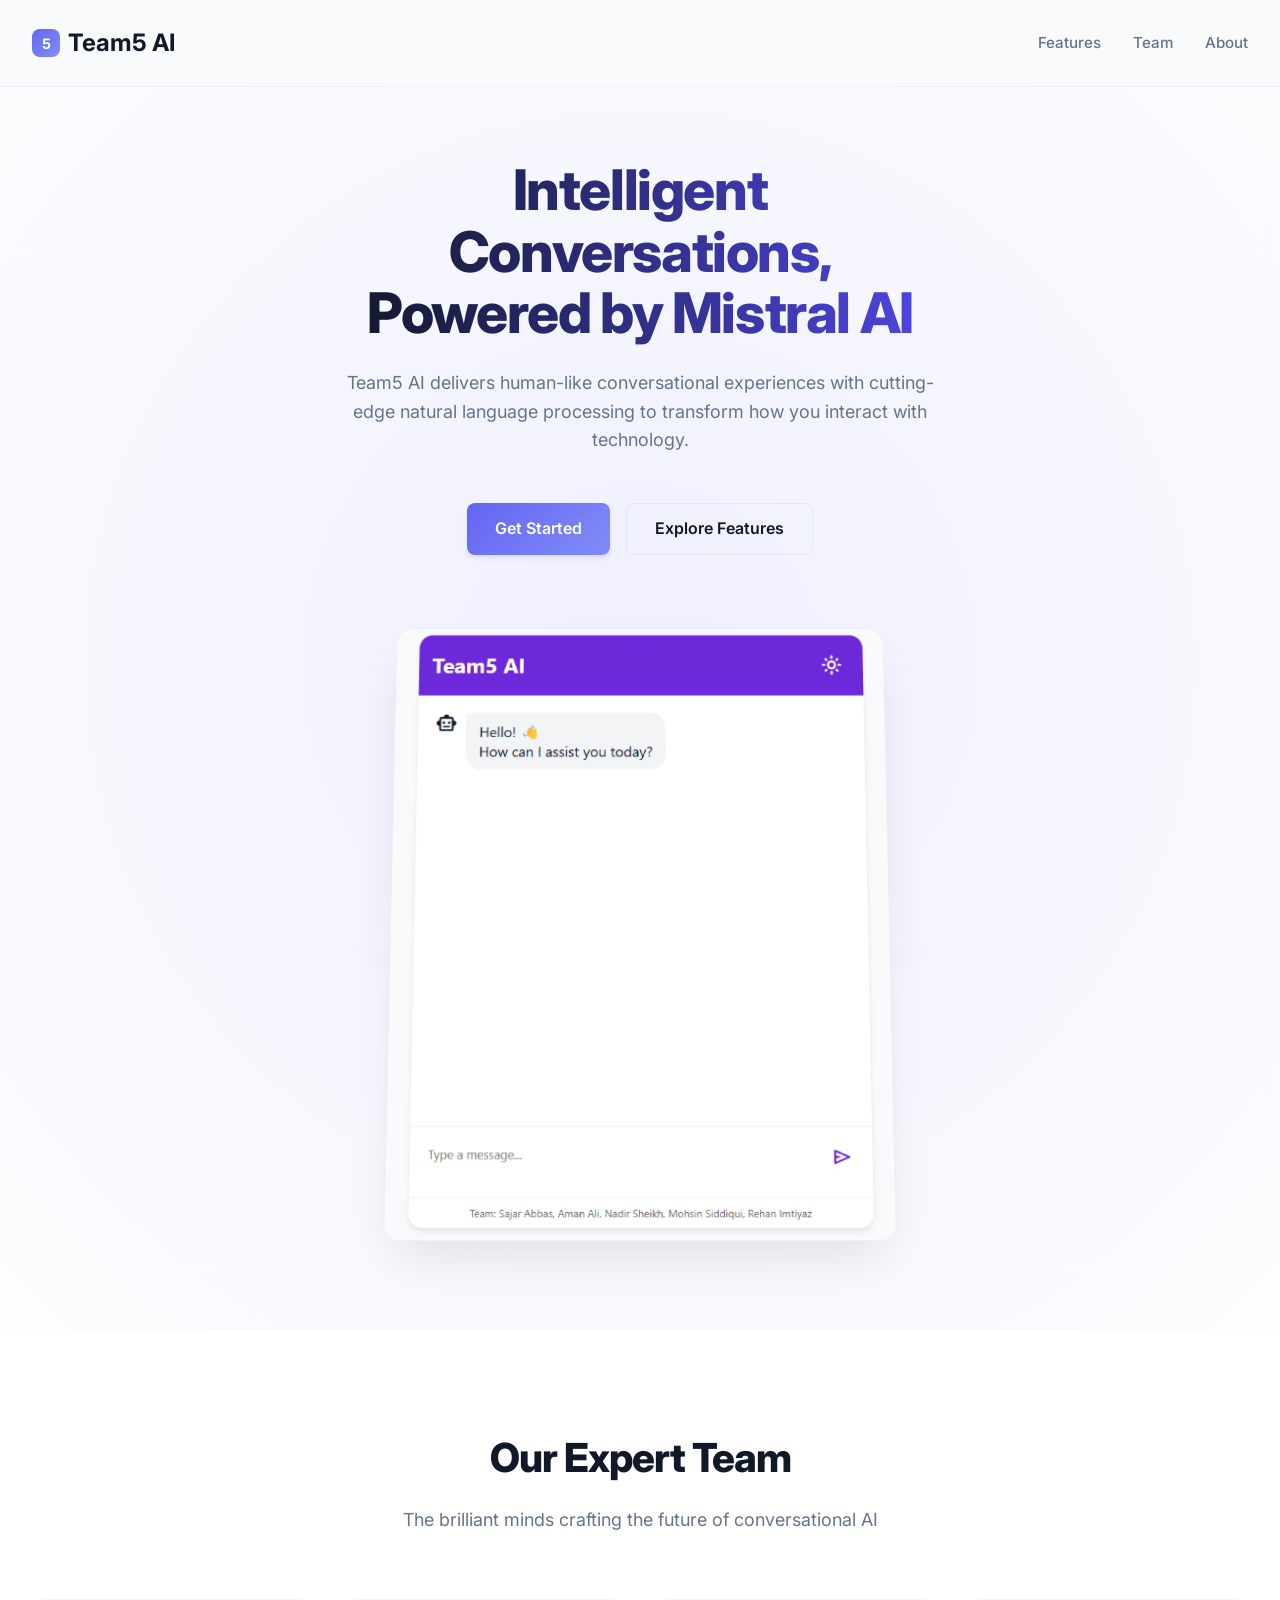
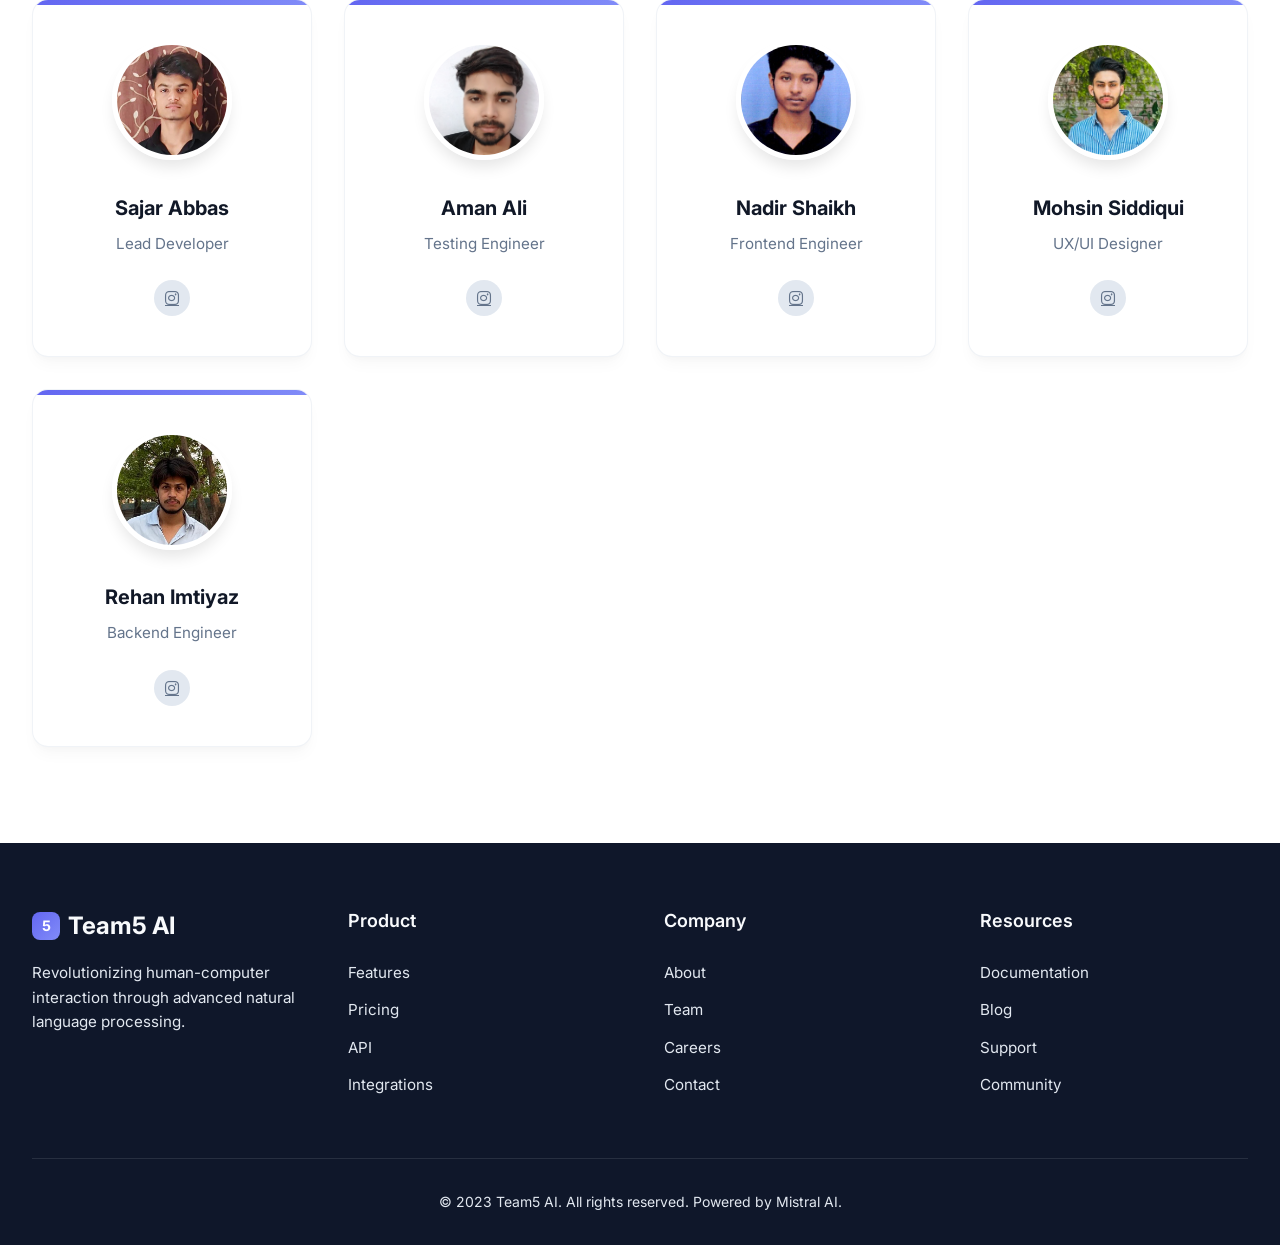
<file: index.html>
<!DOCTYPE html>
<html lang="en">
<head>
    <meta charset="UTF-8">
    <meta name="viewport" content="width=device-width, initial-scale=1.0">
    <title>Team5 AI | Next-Gen Chatbot</title>
    <link rel="stylesheet" href="https://cdnjs.cloudflare.com/ajax/libs/font-awesome/6.4.0/css/all.min.css">
    <link rel="preconnect" href="https://fonts.googleapis.com">
    <link rel="preconnect" href="https://fonts.gstatic.com" crossorigin>
    <link href="https://fonts.googleapis.com/css2?family=Inter:wght@300;400;500;600;700&display=swap" rel="stylesheet">
    <style>
        :root {
            --primary: #6366f1;
            --primary-dark: #4f46e5;
            --primary-light: #818cf8;
            --dark: #111827;
            --darker: #0f172a;
            --light: #f8fafc;
            --lighter: #ffffff;
            --gray: #64748b;
            --gray-light: #e2e8f0;
            --gradient: linear-gradient(135deg, var(--primary) 0%, var(--primary-light) 100%);
        }

        * {
            margin: 0;
            padding: 0;
            box-sizing: border-box;
            font-family: 'Inter', -apple-system, BlinkMacSystemFont, sans-serif;
        }

        body {
            background-color: var(--lighter);
            color: var(--dark);
            line-height: 1.6;
            -webkit-font-smoothing: antialiased;
        }

        .container {
            max-width: 1280px;
            margin: 0 auto;
            padding: 0 2rem;
        }

        section {
            padding: 6rem 0;
        }

        /* Header */
        header {
            background-color: rgba(248, 250, 252, 0.95);
            backdrop-filter: blur(10px);
            -webkit-backdrop-filter: blur(10px);
            position: fixed;
            width: 100%;
            z-index: 100;
            border-bottom: 1px solid rgba(226, 232, 240, 0.5);
        }

        nav {
            display: flex;
            justify-content: space-between;
            align-items: center;
            padding: 1.5rem 0;
        }

        .logo {
            font-size: 1.5rem;
            font-weight: 700;
            color: var(--dark);
            display: flex;
            align-items: center;
            gap: 0.5rem;
        }

        .logo span {
            color: var(--primary);
        }

        .logo-icon {
            width: 28px;
            height: 28px;
            background: var(--gradient);
            border-radius: 8px;
            display: flex;
            align-items: center;
            justify-content: center;
            color: white;
            font-weight: bold;
            font-size: 0.9rem;
        }

        .nav-links {
            display: flex;
            gap: 2rem;
        }

        .nav-links a {
            text-decoration: none;
            color: var(--gray);
            font-weight: 500;
            transition: all 0.3s cubic-bezier(0.4, 0, 0.2, 1);
            font-size: 0.95rem;
        }

        .nav-links a:hover {
            color: var(--primary);
        }

        .btn {
            display: inline-flex;
            align-items: center;
            justify-content: center;
            padding: 0.75rem 1.75rem;
            background: var(--gradient);
            color: white;
            border-radius: 0.5rem;
            text-decoration: none;
            font-weight: 600;
            transition: all 0.3s cubic-bezier(0.4, 0, 0.2, 1);
            border: none;
            cursor: pointer;
            box-shadow: 0 4px 6px -1px rgba(79, 70, 229, 0.1), 0 2px 4px -1px rgba(79, 70, 229, 0.06);
        }

        .btn:hover {
            background: linear-gradient(135deg, var(--primary-dark) 0%, var(--primary) 100%);
            transform: translateY(-2px);
            box-shadow: 0 10px 15px -3px rgba(79, 70, 229, 0.1), 0 4px 6px -2px rgba(79, 70, 229, 0.05);
        }

        .btn-outline {
            background: transparent;
            border: 1px solid var(--gray-light);
            color: var(--dark);
            box-shadow: none;
        }

        .btn-outline:hover {
            background: rgba(248, 250, 252, 0.5);
            border-color: var(--primary-light);
            color: var(--primary-dark);
            transform: translateY(-2px);
        }

        /* Hero Section */
        .hero {
            padding: 10rem 0 6rem;
            position: relative;
            overflow: hidden;
        }

        .hero::before {
            content: '';
            position: absolute;
            top: -50%;
            left: -10%;
            width: 120%;
            height: 200%;
            background: radial-gradient(circle at 50% 50%, rgba(99, 102, 241, 0.1) 0%, rgba(99, 102, 241, 0) 70%);
            z-index: -1;
        }

        .hero-content {
            max-width: 600px;
            margin: 0 auto;
            text-align: center;
            position: relative;
            z-index: 2;
        }

        .hero h1 {
            font-size: 3.5rem;
            font-weight: 800;
            line-height: 1.1;
            margin-bottom: 1.5rem;
            background: linear-gradient(to right, var(--dark), var(--primary-dark));
            -webkit-background-clip: text;
            -webkit-text-fill-color: transparent;
            letter-spacing: -0.025em;
        }

        .hero p {
            font-size: 1.125rem;
            color: var(--gray);
            max-width: 600px;
            margin: 0 auto 3rem;
        }

        .hero-buttons {
            display: flex;
            justify-content: center;
            gap: 1rem;
            margin-bottom: 4rem;
        }

        .hero-image {
            max-width: 500px;
            margin: 0 auto;
            border-radius: 1rem;
            overflow: hidden;
            box-shadow: 0 25px 50px -12px rgba(0, 0, 0, 0.1);
            border: 1px solid rgba(226, 232, 240, 0.5);
            transform: perspective(1000px) rotateX(5deg);
            transition: transform 0.5s cubic-bezier(0.4, 0, 0.2, 1);
        }

        .hero-image:hover {
            transform: perspective(1000px) rotateX(0deg);
        }

        .hero-image img {
            width: 100%;
            height: auto;
            display: block;
        }

        /* Team Section */
        .team {
            background-color: var(--lighter);
            position: relative;
        }

        .team::before {
            content: '';
            position: absolute;
            bottom: 0;
            left: 0;
            width: 100%;
            height: 50%;
            background: linear-gradient(to bottom, rgba(248, 250, 252, 0) 0%, var(--lighter) 100%);
            z-index: -1;
        }

        .section-title {
            text-align: center;
            margin-bottom: 4rem;
        }

        .section-title h2 {
            font-size: 2.5rem;
            font-weight: 800;
            color: var(--dark);
            margin-bottom: 1rem;
            letter-spacing: -0.025em;
        }

        .section-title p {
            color: var(--gray);
            max-width: 600px;
            margin: 0 auto;
            font-size: 1.125rem;
        }

        .team-members {
            display: grid;
            grid-template-columns: repeat(auto-fit, minmax(240px, 1fr));
            gap: 2rem;
        }

        .team-member {
            background-color: var(--lighter);
            border-radius: 1rem;
            overflow: hidden;
            box-shadow: 0 10px 15px -3px rgba(0, 0, 0, 0.03), 0 4px 6px -2px rgba(0, 0, 0, 0.02);
            transition: all 0.3s cubic-bezier(0.4, 0, 0.2, 1);
            text-align: center;
            padding: 2.5rem 2rem;
            border: 1px solid rgba(226, 232, 240, 0.5);
            position: relative;
            overflow: hidden;
            z-index: 1;
        }

        .team-member::before {
            content: '';
            position: absolute;
            top: 0;
            left: 0;
            width: 100%;
            height: 5px;
            background: var(--gradient);
            z-index: 2;
        }

        .team-member:hover {
            transform: translateY(-0.5rem);
            box-shadow: 0 20px 25px -5px rgba(0, 0, 0, 0.05), 0 10px 10px -5px rgba(0, 0, 0, 0.02);
        }

        .team-member img {
            width: 120px;
            height: 120px;
            border-radius: 50%;
            object-fit: cover;
            margin: 0 auto 1.5rem;
            border: 5px solid white;
            box-shadow: 0 10px 15px -3px rgba(0, 0, 0, 0.1);
            transition: all 0.3s cubic-bezier(0.4, 0, 0.2, 1);
        }

        .team-member:hover img {
            transform: scale(1.05);
        }

        .team-member h3 {
            font-size: 1.25rem;
            font-weight: 700;
            margin-bottom: 0.5rem;
            color: var(--dark);
        }

        .team-member p {
            color: var(--gray);
            margin-bottom: 1.5rem;
            font-size: 0.95rem;
        }

        .social-links {
            display: flex;
            justify-content: center;
            gap: 1rem;
        }

        .social-links a {
            width: 36px;
            height: 36px;
            border-radius: 50%;
            background-color: var(--gray-light);
            color: var(--gray);
            display: flex;
            align-items: center;
            justify-content: center;
            transition: all 0.3s cubic-bezier(0.4, 0, 0.2, 1);
        }

        .social-links a:hover {
            background-color: var(--primary);
            color: white;
            transform: translateY(-2px);
        }

        /* Footer */
        footer {
            background-color: var(--darker);
            color: var(--light);
            padding: 4rem 0 2rem;
            position: relative;
        }

        .footer-content {
            display: grid;
            grid-template-columns: repeat(auto-fit, minmax(200px, 1fr));
            gap: 3rem;
            margin-bottom: 3rem;
        }

        .footer-logo {
            font-size: 1.5rem;
            font-weight: 700;
            color: var(--light);
            display: flex;
            align-items: center;
            gap: 0.5rem;
            margin-bottom: 1rem;
        }

        .footer-logo span {
            color: var(--primary-light);
        }

        .footer-about p {
            color: var(--gray-light);
            margin-bottom: 1.5rem;
            font-size: 0.95rem;
        }

        .footer-links h4 {
            font-size: 1.125rem;
            font-weight: 600;
            margin-bottom: 1.5rem;
            color: var(--light);
        }

        .footer-links ul {
            list-style: none;
        }

        .footer-links li {
            margin-bottom: 0.75rem;
        }

        .footer-links a {
            color: var(--gray-light);
            text-decoration: none;
            transition: color 0.3s;
            font-size: 0.95rem;
        }

        .footer-links a:hover {
            color: var(--primary-light);
        }

        .footer-bottom {
            border-top: 1px solid rgba(255, 255, 255, 0.1);
            padding-top: 2rem;
            text-align: center;
        }

        .footer-bottom p {
            color: var(--gray-light);
            font-size: 0.875rem;
        }

        /* Animations */
        @keyframes float {
            0%, 100% {
                transform: translateY(0);
            }
            50% {
                transform: translateY(-10px);
            }
        }

        .floating {
            animation: float 6s ease-in-out infinite;
        }

        /* Responsive */
        @media (max-width: 1024px) {
            .hero h1 {
                font-size: 3rem;
            }
        }

        @media (max-width: 768px) {
            section {
                padding: 4rem 0;
            }

            .hero {
                padding: 8rem 0 4rem;
            }

            .hero h1 {
                font-size: 2.5rem;
            }

            .hero p {
                font-size: 1rem;
            }

            .hero-buttons {
                flex-direction: column;
                align-items: center;
            }

            .section-title h2 {
                font-size: 2rem;
            }

            .nav-links {
                display: none;
            }
        }

        @media (max-width: 480px) {
            .container {
                padding: 0 1.5rem;
            }

            .hero h1 {
                font-size: 2rem;
            }

            .team-member {
                padding: 2rem 1.5rem;
            }
        }
    </style>
</head>
<body>
    <!-- Header -->
    <header>
        <div class="container">
            <nav>
                <div class="logo">
                    <div class="logo-icon">5</div>
                    Team5 AI
                </div>
                <div class="nav-links">
                    <a href="#features">Features</a>
                    <a href="#team">Team</a>
                    <a href="#about">About</a>
                </div>
                
            </nav>
        </div>
    </header>

    <!-- Hero Section -->
    <section class="hero">
        <div class="container">
            <div class="hero-content">
                <h1>Intelligent Conversations, Powered by Mistral AI</h1>
                <p>Team5 AI delivers human-like conversational experiences with cutting-edge natural language processing to transform how you interact with technology.</p>
                <div class="hero-buttons">
                    <a href="/chat.html" class="btn">Get Started</a>
                    <a href="#features" class="btn btn-outline">Explore Features</a>
                </div>
            </div>
            <div class="hero-image floating">
                <img src="/mistralAI.png" alt="AI Chatbot Interface">
            </div>
        </div>
    </section>

    <!-- Team Section -->
    <section class="team" id="team">
        <div class="container">
            <div class="section-title">
                <h2>Our Expert Team</h2>
                <p>The brilliant minds crafting the future of conversational AI</p>
            </div>
            <div class="team-members">
                <!-- Team Member 1 -->
                <div class="team-member">
                    <img src="/sajar.jpeg" alt="Sajar Abbas">
                    <h3>Sajar Abbas</h3>
                    <p>Lead Developer</p>
                    <div class="social-links">
                        <a href="#"><i class="fab fa-instagram"></i></a>
                    </div>
                </div>
                
                <!-- Team Member 2 -->
                <div class="team-member">
                    <img src="/aman.jpeg" alt="Aman Ali">
                    <h3>Aman Ali</h3>
                    <p>Testing Engineer</p>
                    <div class="social-links">
                        <a href="#"><i class="fab fa-instagram"></i></a>
                    </div>
                </div>
                
                <!-- Team Member 3 -->
                <div class="team-member">
                    <img src="/nadir.jpeg" alt="Nadir Shaikh">
                    <h3>Nadir Shaikh</h3>
                    <p>Frontend Engineer</p>
                    <div class="social-links">
                        <a href="#"><i class="fab fa-instagram"></i></a>
                    </div>
                </div>
                
                <!-- Team Member 4 -->
                <div class="team-member">
                    <img src="/mohsin.jpeg" alt="Mohsin Siddiqui">
                    <h3>Mohsin Siddiqui</h3>
                    <p>UX/UI Designer</p>
                    <div class="social-links">
                        <a href="#"><i class="fab fa-instagram"></i></a>
                    </div>
                </div>
                
                <!-- Team Member 5 -->
                <div class="team-member">
                    <img src="/rehan.jpeg" alt="Rehan Imtiyaz">
                    <h3>Rehan Imtiyaz</h3>
                    <p>Backend Engineer</p>
                    <div class="social-links">
                        <a href="#"><i class="fab fa-instagram"></i></a>
                    </div>
                </div>
            </div>
        </div>
    </section>

    <!-- Footer -->
    <footer>
        <div class="container">
            <div class="footer-content">
                <div class="footer-about">
                    <div class="footer-logo">
                        <div class="logo-icon">5</div>
                        Team5 AI
                    </div>
                    <p>Revolutionizing human-computer interaction through advanced natural language processing.</p>
                </div>
                <div class="footer-links">
                    <h4>Product</h4>
                    <ul>
                        <li><a href="#features">Features</a></li>
                        <li><a href="#">Pricing</a></li>
                        <li><a href="#">API</a></li>
                        <li><a href="#">Integrations</a></li>
                    </ul>
                </div>
                <div class="footer-links">
                    <h4>Company</h4>
                    <ul>
                        <li><a href="#about">About</a></li>
                        <li><a href="#team">Team</a></li>
                        <li><a href="#">Careers</a></li>
                        <li><a href="#">Contact</a></li>
                    </ul>
                </div>
                <div class="footer-links">
                    <h4>Resources</h4>
                    <ul>
                        <li><a href="#">Documentation</a></li>
                        <li><a href="#">Blog</a></li>
                        <li><a href="#">Support</a></li>
                        <li><a href="#">Community</a></li>
                    </ul>
                </div>
            </div>
            <div class="footer-bottom">
                <p>&copy; 2023 Team5 AI. All rights reserved. Powered by Mistral AI.</p>
            </div>
        </div>
    </footer>

    <script>
        // Smooth scrolling for anchor links
        document.querySelectorAll('a[href^="#"]').forEach(anchor => {
            anchor.addEventListener('click', function (e) {
                e.preventDefault();
                
                const targetId = this.getAttribute('href');
                if (targetId === '#') return;
                
                const targetElement = document.querySelector(targetId);
                if (targetElement) {
                    window.scrollTo({
                        top: targetElement.offsetTop - 100,
                        behavior: 'smooth'
                    });
                    
                    // Update URL without jumping
                    if (history.pushState) {
                        history.pushState(null, null, targetId);
                    } else {
                        location.hash = targetId;
                    }
                }
            });
        });

        // Clerk redirect handling
        document.addEventListener('DOMContentLoaded', function() {
            // Check if we're returning from Clerk auth
            const urlParams = new URLSearchParams(window.location.search);
            const redirectUrl = urlParams.get('redirect_url');
            
            if (redirectUrl && window.location.pathname === '/sign-in') {
                // In a real implementation, you would verify the auth state first
                window.location.href = redirectUrl;
            }
        });

        // Add scroll animation to team members
        const teamMembers = document.querySelectorAll('.team-member');
        
        const observer = new IntersectionObserver((entries) => {
            entries.forEach(entry => {
                if (entry.isIntersecting) {
                    entry.target.style.opacity = '1';
                    entry.target.style.transform = 'translateY(0)';
                }
            });
        }, { threshold: 0.1 });

        teamMembers.forEach((member, index) => {
            member.style.opacity = '0';
            member.style.transform = 'translateY(20px)';
            member.style.transition = `all 0.5s cubic-bezier(0.4, 0, 0.2, 1) ${index * 0.1}s`;
            observer.observe(member);
        });
    </script>
</body>
</html>
</file>
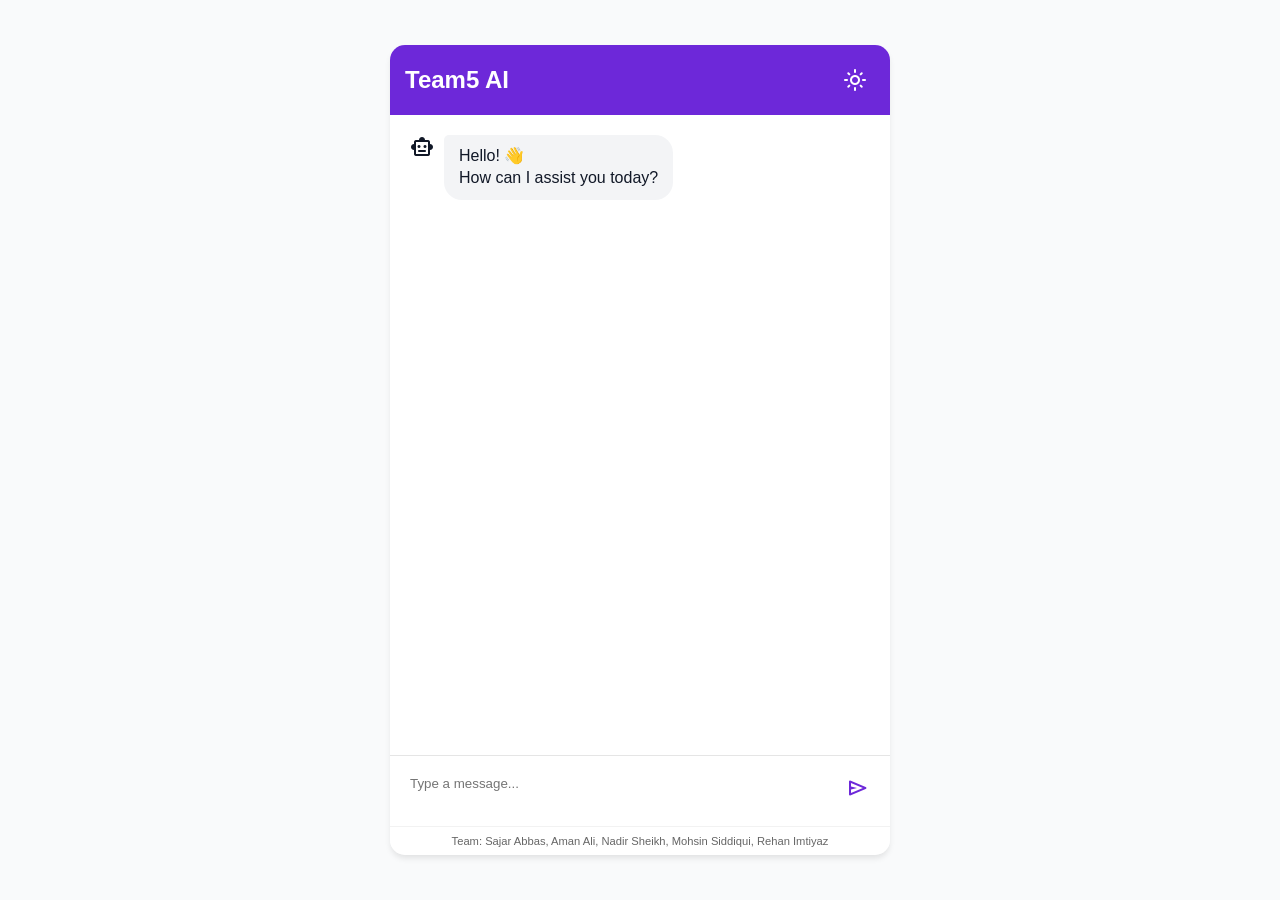
<file: chat.html>
<!DOCTYPE html>
<html lang="en">
<head>
  <meta charset="UTF-8">
  <meta name="viewport" content="width=device-width, initial-scale=1.0">
  <title>Team5 AI Chatbot</title>
  <link rel="stylesheet" href="style.css">
  <script src="script.js" defer></script>
  <link rel="stylesheet" href="https://fonts.googleapis.com/css2?family=Material+Symbols+Rounded:opsz,wght,FILL,GRAD@20..48,100..700,0..1,-50..200">
</head>
<body>
  <div class="chatbot-container">
    <div class="chatbot">
      <header>
        <h2>Team5 AI</h2>
        <button class="theme-toggle">
          <span class="material-symbols-rounded">light_mode</span>
          <span class="material-symbols-rounded">dark_mode</span>
        </button>
      </header>
      <ul class="chatbox">
        <li class="chat incoming">
          <span class="material-symbols-rounded">smart_toy</span>
          <p>Hello! 👋<br>How can I assist you today?</p>
        </li>
      </ul>
      <div class="chat-input">
        <textarea placeholder="Type a message..." spellcheck="false" required></textarea>
        <span id="send-btn" class="material-symbols-rounded">send</span>
      </div>
      <div class="team-credits">
        <span>Team: Sajar Abbas, Aman Ali, Nadir Sheikh, Mohsin Siddiqui, Rehan Imtiyaz</span>
      </div>
    </div>
  </div>
</body>
</html>
</file>
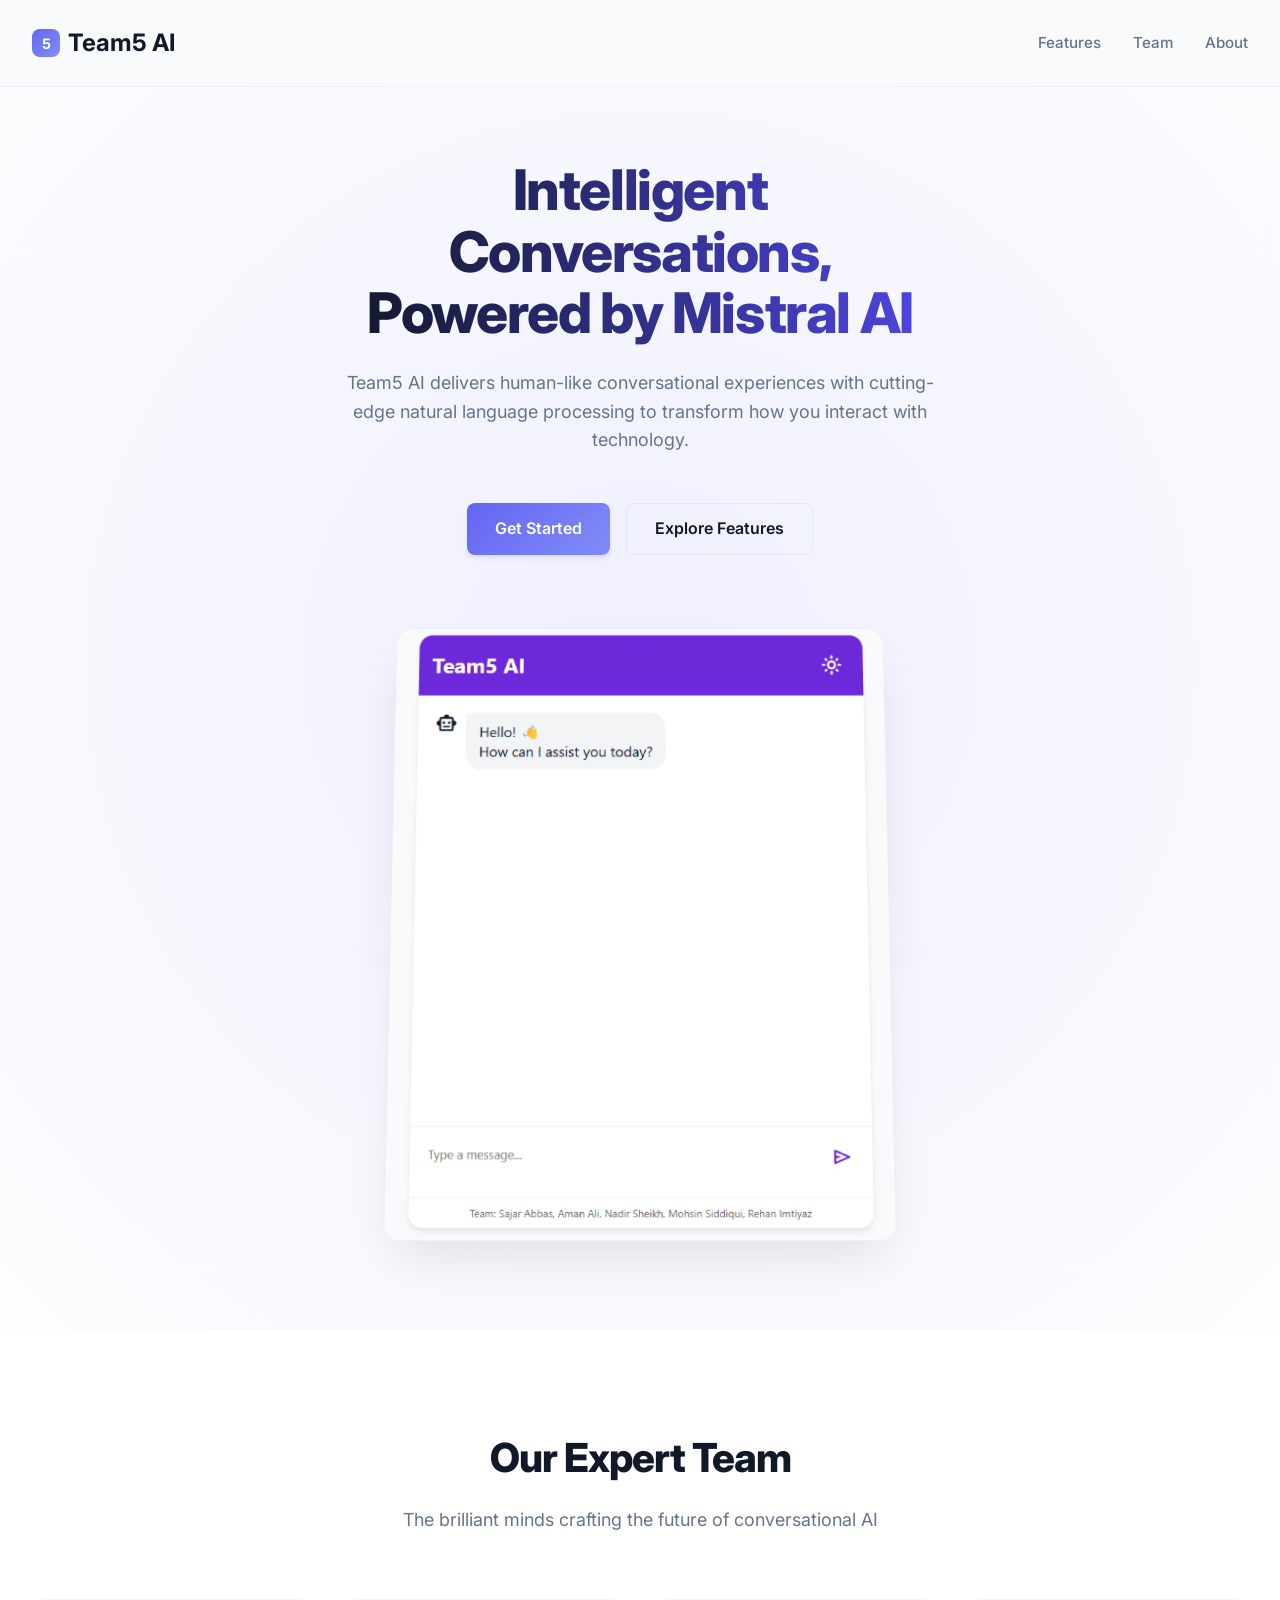
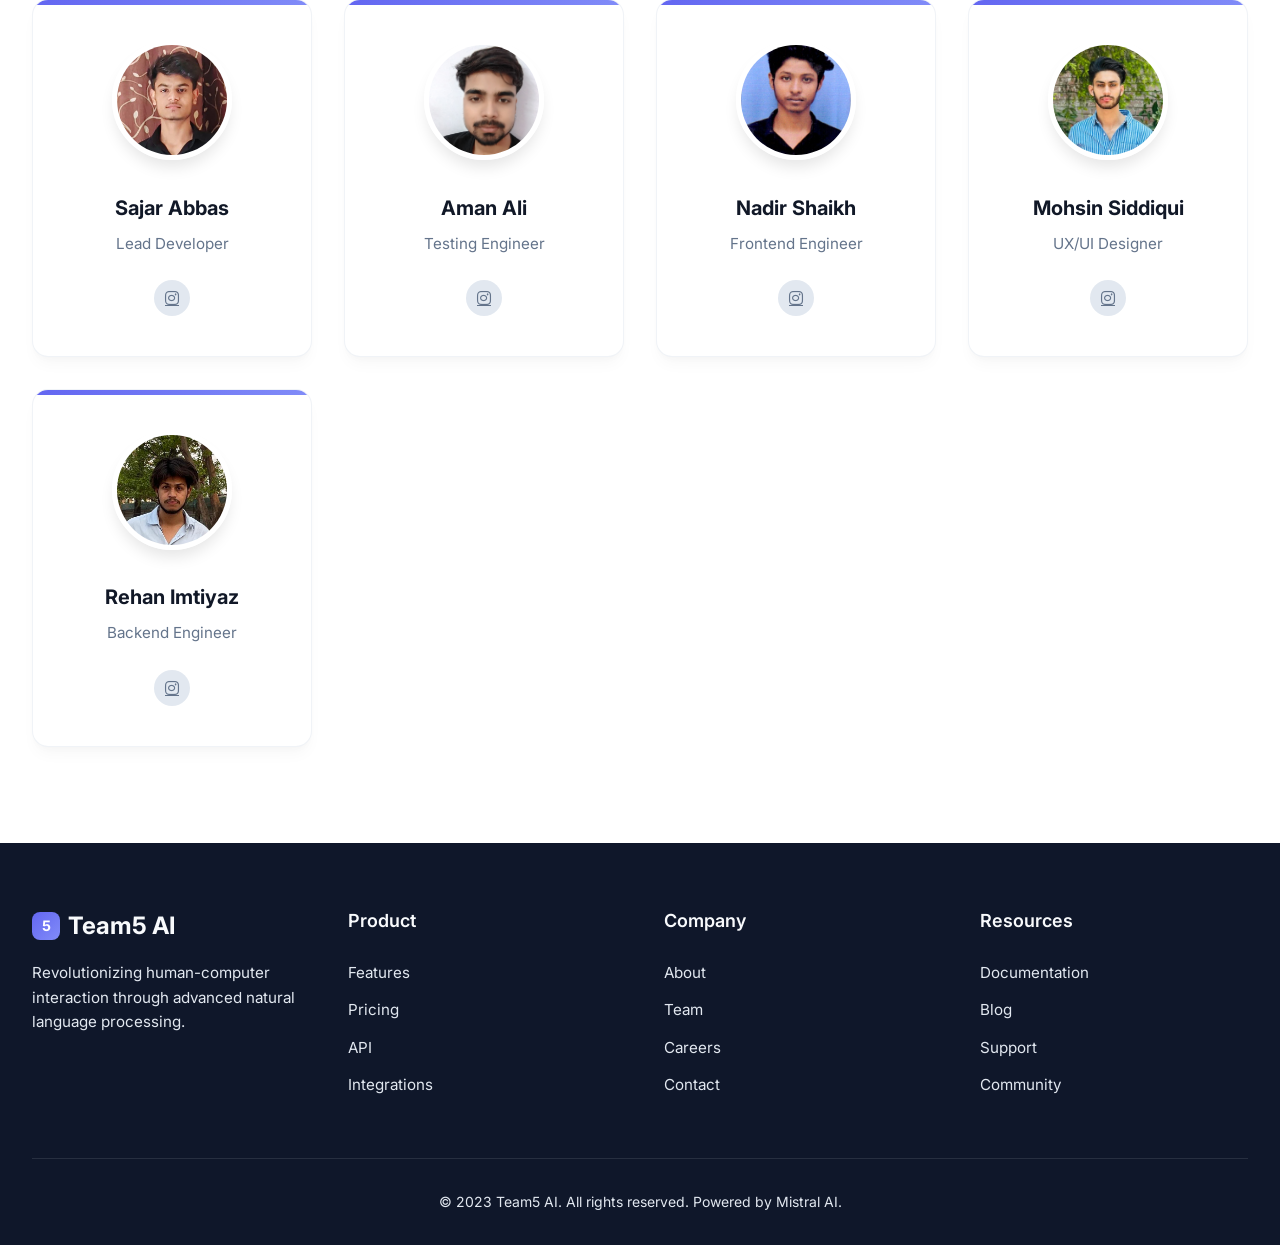
<file: landingpage.html>
<!DOCTYPE html>
<html lang="en">
<head>
    <meta charset="UTF-8">
    <meta name="viewport" content="width=device-width, initial-scale=1.0">
    <title>Team5 AI | Next-Gen Chatbot</title>
    <link rel="stylesheet" href="https://cdnjs.cloudflare.com/ajax/libs/font-awesome/6.4.0/css/all.min.css">
    <link rel="preconnect" href="https://fonts.googleapis.com">
    <link rel="preconnect" href="https://fonts.gstatic.com" crossorigin>
    <link href="https://fonts.googleapis.com/css2?family=Inter:wght@300;400;500;600;700&display=swap" rel="stylesheet">
    <style>
        :root {
            --primary: #6366f1;
            --primary-dark: #4f46e5;
            --primary-light: #818cf8;
            --dark: #111827;
            --darker: #0f172a;
            --light: #f8fafc;
            --lighter: #ffffff;
            --gray: #64748b;
            --gray-light: #e2e8f0;
            --gradient: linear-gradient(135deg, var(--primary) 0%, var(--primary-light) 100%);
        }

        * {
            margin: 0;
            padding: 0;
            box-sizing: border-box;
            font-family: 'Inter', -apple-system, BlinkMacSystemFont, sans-serif;
        }

        body {
            background-color: var(--lighter);
            color: var(--dark);
            line-height: 1.6;
            -webkit-font-smoothing: antialiased;
        }

        .container {
            max-width: 1280px;
            margin: 0 auto;
            padding: 0 2rem;
        }

        section {
            padding: 6rem 0;
        }

        /* Header */
        header {
            background-color: rgba(248, 250, 252, 0.95);
            backdrop-filter: blur(10px);
            -webkit-backdrop-filter: blur(10px);
            position: fixed;
            width: 100%;
            z-index: 100;
            border-bottom: 1px solid rgba(226, 232, 240, 0.5);
        }

        nav {
            display: flex;
            justify-content: space-between;
            align-items: center;
            padding: 1.5rem 0;
        }

        .logo {
            font-size: 1.5rem;
            font-weight: 700;
            color: var(--dark);
            display: flex;
            align-items: center;
            gap: 0.5rem;
        }

        .logo span {
            color: var(--primary);
        }

        .logo-icon {
            width: 28px;
            height: 28px;
            background: var(--gradient);
            border-radius: 8px;
            display: flex;
            align-items: center;
            justify-content: center;
            color: white;
            font-weight: bold;
            font-size: 0.9rem;
        }

        .nav-links {
            display: flex;
            gap: 2rem;
        }

        .nav-links a {
            text-decoration: none;
            color: var(--gray);
            font-weight: 500;
            transition: all 0.3s cubic-bezier(0.4, 0, 0.2, 1);
            font-size: 0.95rem;
        }

        .nav-links a:hover {
            color: var(--primary);
        }

        .btn {
            display: inline-flex;
            align-items: center;
            justify-content: center;
            padding: 0.75rem 1.75rem;
            background: var(--gradient);
            color: white;
            border-radius: 0.5rem;
            text-decoration: none;
            font-weight: 600;
            transition: all 0.3s cubic-bezier(0.4, 0, 0.2, 1);
            border: none;
            cursor: pointer;
            box-shadow: 0 4px 6px -1px rgba(79, 70, 229, 0.1), 0 2px 4px -1px rgba(79, 70, 229, 0.06);
        }

        .btn:hover {
            background: linear-gradient(135deg, var(--primary-dark) 0%, var(--primary) 100%);
            transform: translateY(-2px);
            box-shadow: 0 10px 15px -3px rgba(79, 70, 229, 0.1), 0 4px 6px -2px rgba(79, 70, 229, 0.05);
        }

        .btn-outline {
            background: transparent;
            border: 1px solid var(--gray-light);
            color: var(--dark);
            box-shadow: none;
        }

        .btn-outline:hover {
            background: rgba(248, 250, 252, 0.5);
            border-color: var(--primary-light);
            color: var(--primary-dark);
            transform: translateY(-2px);
        }

        /* Hero Section */
        .hero {
            padding: 10rem 0 6rem;
            position: relative;
            overflow: hidden;
        }

        .hero::before {
            content: '';
            position: absolute;
            top: -50%;
            left: -10%;
            width: 120%;
            height: 200%;
            background: radial-gradient(circle at 50% 50%, rgba(99, 102, 241, 0.1) 0%, rgba(99, 102, 241, 0) 70%);
            z-index: -1;
        }

        .hero-content {
            max-width: 600px;
            margin: 0 auto;
            text-align: center;
            position: relative;
            z-index: 2;
        }

        .hero h1 {
            font-size: 3.5rem;
            font-weight: 800;
            line-height: 1.1;
            margin-bottom: 1.5rem;
            background: linear-gradient(to right, var(--dark), var(--primary-dark));
            -webkit-background-clip: text;
            -webkit-text-fill-color: transparent;
            letter-spacing: -0.025em;
        }

        .hero p {
            font-size: 1.125rem;
            color: var(--gray);
            max-width: 600px;
            margin: 0 auto 3rem;
        }

        .hero-buttons {
            display: flex;
            justify-content: center;
            gap: 1rem;
            margin-bottom: 4rem;
        }

        .hero-image {
            max-width: 500px;
            margin: 0 auto;
            border-radius: 1rem;
            overflow: hidden;
            box-shadow: 0 25px 50px -12px rgba(0, 0, 0, 0.1);
            border: 1px solid rgba(226, 232, 240, 0.5);
            transform: perspective(1000px) rotateX(5deg);
            transition: transform 0.5s cubic-bezier(0.4, 0, 0.2, 1);
        }

        .hero-image:hover {
            transform: perspective(1000px) rotateX(0deg);
        }

        .hero-image img {
            width: 100%;
            height: auto;
            display: block;
        }

        /* Team Section */
        .team {
            background-color: var(--lighter);
            position: relative;
        }

        .team::before {
            content: '';
            position: absolute;
            bottom: 0;
            left: 0;
            width: 100%;
            height: 50%;
            background: linear-gradient(to bottom, rgba(248, 250, 252, 0) 0%, var(--lighter) 100%);
            z-index: -1;
        }

        .section-title {
            text-align: center;
            margin-bottom: 4rem;
        }

        .section-title h2 {
            font-size: 2.5rem;
            font-weight: 800;
            color: var(--dark);
            margin-bottom: 1rem;
            letter-spacing: -0.025em;
        }

        .section-title p {
            color: var(--gray);
            max-width: 600px;
            margin: 0 auto;
            font-size: 1.125rem;
        }

        .team-members {
            display: grid;
            grid-template-columns: repeat(auto-fit, minmax(240px, 1fr));
            gap: 2rem;
        }

        .team-member {
            background-color: var(--lighter);
            border-radius: 1rem;
            overflow: hidden;
            box-shadow: 0 10px 15px -3px rgba(0, 0, 0, 0.03), 0 4px 6px -2px rgba(0, 0, 0, 0.02);
            transition: all 0.3s cubic-bezier(0.4, 0, 0.2, 1);
            text-align: center;
            padding: 2.5rem 2rem;
            border: 1px solid rgba(226, 232, 240, 0.5);
            position: relative;
            overflow: hidden;
            z-index: 1;
        }

        .team-member::before {
            content: '';
            position: absolute;
            top: 0;
            left: 0;
            width: 100%;
            height: 5px;
            background: var(--gradient);
            z-index: 2;
        }

        .team-member:hover {
            transform: translateY(-0.5rem);
            box-shadow: 0 20px 25px -5px rgba(0, 0, 0, 0.05), 0 10px 10px -5px rgba(0, 0, 0, 0.02);
        }

        .team-member img {
            width: 120px;
            height: 120px;
            border-radius: 50%;
            object-fit: cover;
            margin: 0 auto 1.5rem;
            border: 5px solid white;
            box-shadow: 0 10px 15px -3px rgba(0, 0, 0, 0.1);
            transition: all 0.3s cubic-bezier(0.4, 0, 0.2, 1);
        }

        .team-member:hover img {
            transform: scale(1.05);
        }

        .team-member h3 {
            font-size: 1.25rem;
            font-weight: 700;
            margin-bottom: 0.5rem;
            color: var(--dark);
        }

        .team-member p {
            color: var(--gray);
            margin-bottom: 1.5rem;
            font-size: 0.95rem;
        }

        .social-links {
            display: flex;
            justify-content: center;
            gap: 1rem;
        }

        .social-links a {
            width: 36px;
            height: 36px;
            border-radius: 50%;
            background-color: var(--gray-light);
            color: var(--gray);
            display: flex;
            align-items: center;
            justify-content: center;
            transition: all 0.3s cubic-bezier(0.4, 0, 0.2, 1);
        }

        .social-links a:hover {
            background-color: var(--primary);
            color: white;
            transform: translateY(-2px);
        }

        /* Footer */
        footer {
            background-color: var(--darker);
            color: var(--light);
            padding: 4rem 0 2rem;
            position: relative;
        }

        .footer-content {
            display: grid;
            grid-template-columns: repeat(auto-fit, minmax(200px, 1fr));
            gap: 3rem;
            margin-bottom: 3rem;
        }

        .footer-logo {
            font-size: 1.5rem;
            font-weight: 700;
            color: var(--light);
            display: flex;
            align-items: center;
            gap: 0.5rem;
            margin-bottom: 1rem;
        }

        .footer-logo span {
            color: var(--primary-light);
        }

        .footer-about p {
            color: var(--gray-light);
            margin-bottom: 1.5rem;
            font-size: 0.95rem;
        }

        .footer-links h4 {
            font-size: 1.125rem;
            font-weight: 600;
            margin-bottom: 1.5rem;
            color: var(--light);
        }

        .footer-links ul {
            list-style: none;
        }

        .footer-links li {
            margin-bottom: 0.75rem;
        }

        .footer-links a {
            color: var(--gray-light);
            text-decoration: none;
            transition: color 0.3s;
            font-size: 0.95rem;
        }

        .footer-links a:hover {
            color: var(--primary-light);
        }

        .footer-bottom {
            border-top: 1px solid rgba(255, 255, 255, 0.1);
            padding-top: 2rem;
            text-align: center;
        }

        .footer-bottom p {
            color: var(--gray-light);
            font-size: 0.875rem;
        }

        /* Animations */
        @keyframes float {
            0%, 100% {
                transform: translateY(0);
            }
            50% {
                transform: translateY(-10px);
            }
        }

        .floating {
            animation: float 6s ease-in-out infinite;
        }

        /* Responsive */
        @media (max-width: 1024px) {
            .hero h1 {
                font-size: 3rem;
            }
        }

        @media (max-width: 768px) {
            section {
                padding: 4rem 0;
            }

            .hero {
                padding: 8rem 0 4rem;
            }

            .hero h1 {
                font-size: 2.5rem;
            }

            .hero p {
                font-size: 1rem;
            }

            .hero-buttons {
                flex-direction: column;
                align-items: center;
            }

            .section-title h2 {
                font-size: 2rem;
            }

            .nav-links {
                display: none;
            }
        }

        @media (max-width: 480px) {
            .container {
                padding: 0 1.5rem;
            }

            .hero h1 {
                font-size: 2rem;
            }

            .team-member {
                padding: 2rem 1.5rem;
            }
        }
    </style>
</head>
<body>
    <!-- Header -->
    <header>
        <div class="container">
            <nav>
                <div class="logo">
                    <div class="logo-icon">5</div>
                    Team5 AI
                </div>
                <div class="nav-links">
                    <a href="#features">Features</a>
                    <a href="#team">Team</a>
                    <a href="#about">About</a>
                </div>
                
            </nav>
        </div>
    </header>

    <!-- Hero Section -->
    <section class="hero">
        <div class="container">
            <div class="hero-content">
                <h1>Intelligent Conversations, Powered by Mistral AI</h1>
                <p>Team5 AI delivers human-like conversational experiences with cutting-edge natural language processing to transform how you interact with technology.</p>
                <div class="hero-buttons">
                    <a href="/index.html" class="btn">Get Started</a>
                    <a href="#features" class="btn btn-outline">Explore Features</a>
                </div>
            </div>
            <div class="hero-image floating">
                <img src="/mistralAI.png" alt="AI Chatbot Interface">
            </div>
        </div>
    </section>

    <!-- Team Section -->
    <section class="team" id="team">
        <div class="container">
            <div class="section-title">
                <h2>Our Expert Team</h2>
                <p>The brilliant minds crafting the future of conversational AI</p>
            </div>
            <div class="team-members">
                <!-- Team Member 1 -->
                <div class="team-member">
                    <img src="/sajar.jpeg" alt="Sajar Abbas">
                    <h3>Sajar Abbas</h3>
                    <p>Lead Developer</p>
                    <div class="social-links">
                        <a href="#"><i class="fab fa-instagram"></i></a>
                    </div>
                </div>
                
                <!-- Team Member 2 -->
                <div class="team-member">
                    <img src="/aman.jpeg" alt="Aman Ali">
                    <h3>Aman Ali</h3>
                    <p>Testing Engineer</p>
                    <div class="social-links">
                        <a href="#"><i class="fab fa-instagram"></i></a>
                    </div>
                </div>
                
                <!-- Team Member 3 -->
                <div class="team-member">
                    <img src="/nadir.jpeg" alt="Nadir Shaikh">
                    <h3>Nadir Shaikh</h3>
                    <p>Frontend Engineer</p>
                    <div class="social-links">
                        <a href="#"><i class="fab fa-instagram"></i></a>
                    </div>
                </div>
                
                <!-- Team Member 4 -->
                <div class="team-member">
                    <img src="/mohsin.jpeg" alt="Mohsin Siddiqui">
                    <h3>Mohsin Siddiqui</h3>
                    <p>UX/UI Designer</p>
                    <div class="social-links">
                        <a href="#"><i class="fab fa-instagram"></i></a>
                    </div>
                </div>
                
                <!-- Team Member 5 -->
                <div class="team-member">
                    <img src="/rehan.jpeg" alt="Rehan Imtiyaz">
                    <h3>Rehan Imtiyaz</h3>
                    <p>Backend Engineer</p>
                    <div class="social-links">
                        <a href="#"><i class="fab fa-instagram"></i></a>
                    </div>
                </div>
            </div>
        </div>
    </section>

    <!-- Footer -->
    <footer>
        <div class="container">
            <div class="footer-content">
                <div class="footer-about">
                    <div class="footer-logo">
                        <div class="logo-icon">5</div>
                        Team5 AI
                    </div>
                    <p>Revolutionizing human-computer interaction through advanced natural language processing.</p>
                </div>
                <div class="footer-links">
                    <h4>Product</h4>
                    <ul>
                        <li><a href="#features">Features</a></li>
                        <li><a href="#">Pricing</a></li>
                        <li><a href="#">API</a></li>
                        <li><a href="#">Integrations</a></li>
                    </ul>
                </div>
                <div class="footer-links">
                    <h4>Company</h4>
                    <ul>
                        <li><a href="#about">About</a></li>
                        <li><a href="#team">Team</a></li>
                        <li><a href="#">Careers</a></li>
                        <li><a href="#">Contact</a></li>
                    </ul>
                </div>
                <div class="footer-links">
                    <h4>Resources</h4>
                    <ul>
                        <li><a href="#">Documentation</a></li>
                        <li><a href="#">Blog</a></li>
                        <li><a href="#">Support</a></li>
                        <li><a href="#">Community</a></li>
                    </ul>
                </div>
            </div>
            <div class="footer-bottom">
                <p>&copy; 2023 Team5 AI. All rights reserved. Powered by Mistral AI.</p>
            </div>
        </div>
    </footer>

    <script>
        // Smooth scrolling for anchor links
        document.querySelectorAll('a[href^="#"]').forEach(anchor => {
            anchor.addEventListener('click', function (e) {
                e.preventDefault();
                
                const targetId = this.getAttribute('href');
                if (targetId === '#') return;
                
                const targetElement = document.querySelector(targetId);
                if (targetElement) {
                    window.scrollTo({
                        top: targetElement.offsetTop - 100,
                        behavior: 'smooth'
                    });
                    
                    // Update URL without jumping
                    if (history.pushState) {
                        history.pushState(null, null, targetId);
                    } else {
                        location.hash = targetId;
                    }
                }
            });
        });

        // Clerk redirect handling
        document.addEventListener('DOMContentLoaded', function() {
            // Check if we're returning from Clerk auth
            const urlParams = new URLSearchParams(window.location.search);
            const redirectUrl = urlParams.get('redirect_url');
            
            if (redirectUrl && window.location.pathname === '/sign-in') {
                // In a real implementation, you would verify the auth state first
                window.location.href = redirectUrl;
            }
        });

        // Add scroll animation to team members
        const teamMembers = document.querySelectorAll('.team-member');
        
        const observer = new IntersectionObserver((entries) => {
            entries.forEach(entry => {
                if (entry.isIntersecting) {
                    entry.target.style.opacity = '1';
                    entry.target.style.transform = 'translateY(0)';
                }
            });
        }, { threshold: 0.1 });

        teamMembers.forEach((member, index) => {
            member.style.opacity = '0';
            member.style.transform = 'translateY(20px)';
            member.style.transition = `all 0.5s cubic-bezier(0.4, 0, 0.2, 1) ${index * 0.1}s`;
            observer.observe(member);
        });
    </script>
</body>
</html>
</file>
<file: style.css>
:root {
    --primary-color: #6d28d9;
    --bg-color: #f9fafb;
    --text-color: #111827;
    --chatbot-bg: #ffffff;
    --incoming-bg: #f3f4f6;
    --outgoing-bg: #6d28d9;
    --outgoing-text: #ffffff;
    --input-bg: #ffffff;
    --shadow: 0 4px 6px -1px rgba(0, 0, 0, 0.1);
  }
  
  [data-theme="dark"] {
    --primary-color: #8b5cf6;
    --bg-color: #1a1a1a;
    --text-color: #f3f4f6;
    --chatbot-bg: #252525;
    --incoming-bg: #333333;
    --outgoing-bg: #8b5cf6;
    --input-bg: #333333;
    --shadow: 0 4px 6px -1px rgba(0, 0, 0, 0.3);
  }
  
  * {
    margin: 0;
    padding: 0;
    box-sizing: border-box;
    font-family: 'Segoe UI', Tahoma, Geneva, Verdana, sans-serif;
    transition: background 0.3s ease;
  }
  
  body {
    background: var(--bg-color);
    color: var(--text-color);
    min-height: 100vh;
    display: flex;
    justify-content: center;
    align-items: center;
  }
  
  .chatbot-container {
    width: 100%;
    max-width: 500px;
    height: 90vh;
    margin: 20px;
  }
  
  .chatbot {
    background: var(--chatbot-bg);
    border-radius: 15px;
    box-shadow: var(--shadow);
    overflow: hidden;
    display: flex;
    flex-direction: column;
    height: 100%;
  }
  
  header {
    background: var(--primary-color);
    color: white;
    padding: 15px;
    display: flex;
    justify-content: space-between;
    align-items: center;
  }
  
  .theme-toggle {
    background: transparent;
    border: none;
    color: white;
    cursor: pointer;
    position: relative;
    width: 40px;
    height: 40px;
  }
  
  .theme-toggle span {
    position: absolute;
    top: 50%;
    left: 50%;
    transform: translate(-50%, -50%);
  }
  
  .theme-toggle span:last-child {
    opacity: 0;
  }
  
  [data-theme="dark"] .theme-toggle span:first-child {
    opacity: 0;
  }
  
  [data-theme="dark"] .theme-toggle span:last-child {
    opacity: 1;
  }
  
  .chatbox {
    flex: 1;
    padding: 20px;
    overflow-y: auto;
    display: flex;
    flex-direction: column;
    gap: 15px;
  }
  
  .chat {
    display: flex;
    gap: 10px;
    max-width: 80%;
  }
  
  .chat.incoming {
    align-self: flex-start;
  }
  
  .chat.outgoing {
    align-self: flex-end;
    flex-direction: row-reverse;
  }
  
  .chat p {
    padding: 10px 15px;
    border-radius: 18px;
    line-height: 1.4;
  }
  
  .incoming p {
    background: var(--incoming-bg);
    color: var(--text-color);
    border-top-left-radius: 5px;
  }
  
  .outgoing p {
    background: var(--outgoing-bg);
    color: var(--outgoing-text);
    border-top-right-radius: 5px;
  }
  
  .chat-input {
    display: flex;
    padding: 10px;
    border-top: 1px solid rgba(0, 0, 0, 0.1);
    background: var(--input-bg);
  }
  
  .chat-input textarea {
    flex: 1;
    border: none;
    outline: none;
    resize: none;
    max-height: 120px;
    padding: 10px;
    border-radius: 8px;
    background: var(--input-bg);
    color: var(--text-color);
  }
  
  #send-btn {
    color: var(--primary-color);
    cursor: pointer;
    padding: 10px;
  }
  
  /* Typing animation */
  @keyframes typing {
    from { opacity: 0.4; }
    to { opacity: 1; }
  }
  
  .typing-indicator {
    display: flex;
    gap: 5px;
    padding: 10px 15px;
  }
  
  .typing-indicator span {
    width: 8px;
    height: 8px;
    background: var(--text-color);
    border-radius: 50%;
    animation: typing 1s infinite alternate;
  }
  
  .typing-indicator span:nth-child(2) {
    animation-delay: 0.2s;
  }
  
  .typing-indicator span:nth-child(3) {
    animation-delay: 0.4s;
  }

.team-credits {
    text-align: center;
    padding: 8px 0;
    font-size: 0.7rem;
    color: #666;
    border-top: 1px solid rgba(0, 0, 0, 0.05);
    background: rgba(255, 255, 255, 0.5);
  }
  
  [data-theme="dark"] .team-credits {
    color: #aaa;
    border-top-color: rgba(255, 255, 255, 0.1);
    background: rgba(30, 30, 30, 0.3);
  }
  
  /* Responsive adjustment */
  @media (max-width: 600px) {
    .team-credits {
      font-size: 0.6rem;
      padding: 6px 0;
    }  
  }
</file>
